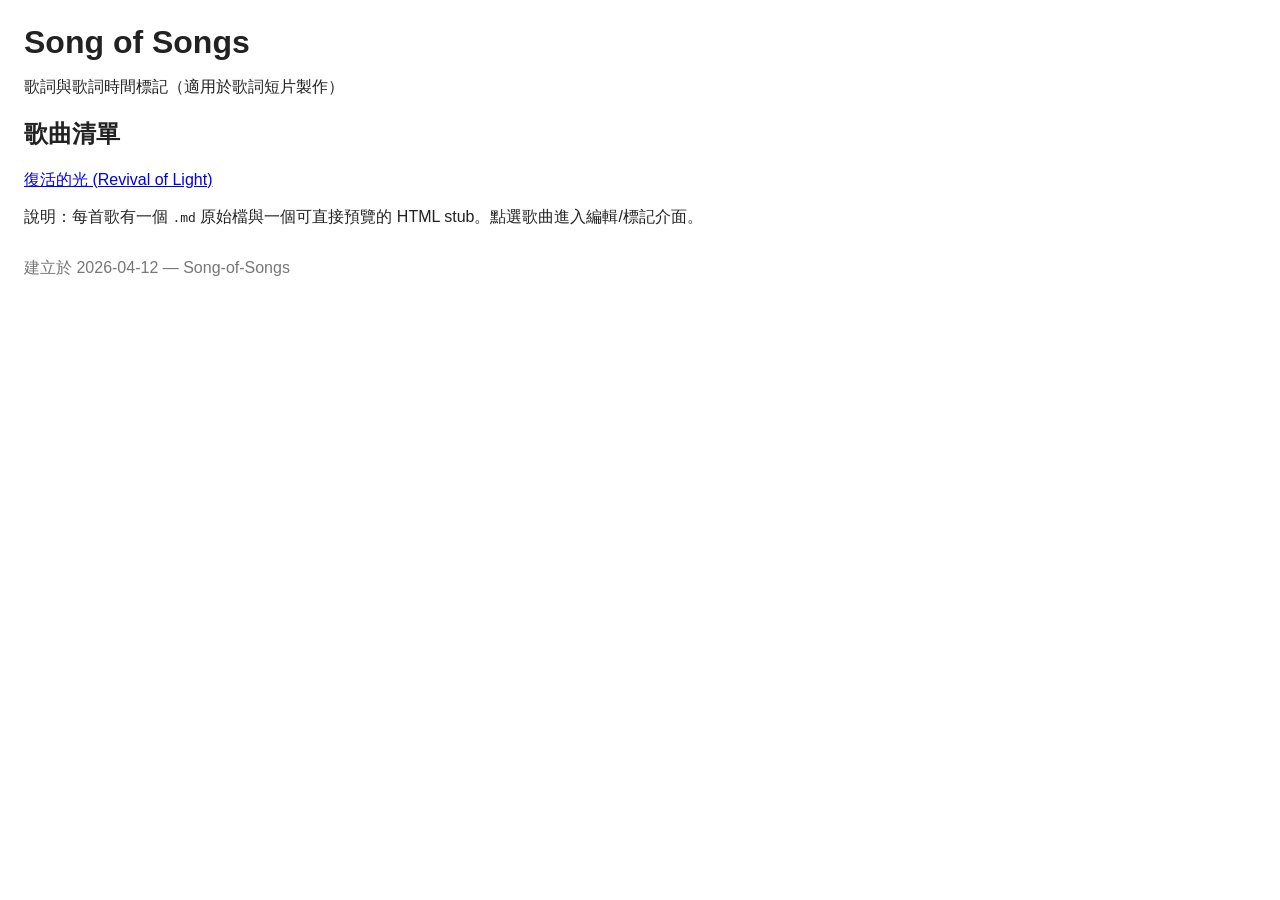
<file: index.html>
<!doctype html>
<html lang="zh-Hant">
<head>
  <meta charset="utf-8" />
  <meta name="viewport" content="width=device-width,initial-scale=1" />
  <title>Song of Songs — 歌曲索引</title>
  <link rel="stylesheet" href="assets/css/style.css">
</head>
<body>
  <header>
    <h1>Song of Songs</h1>
    <p>歌詞與歌詞時間標記（適用於歌詞短片製作）</p>
  </header>
  <main>
    <section class="songs-list">
      <h2>歌曲清單</h2>
      <ul>
        <li><a href="songs/revival-of-light.html">復活的光 (Revival of Light)</a></li>
      </ul>
    </section>
    <section class="add-note">
      <p>說明：每首歌有一個 <code>.md</code> 原始檔與一個可直接預覽的 HTML stub。點選歌曲進入編輯/標記介面。</p>
    </section>
  </main>
  <footer>
    <p>建立於 2026-04-12 — Song-of-Songs</p>
  </footer>
</body>
</html>
</file>
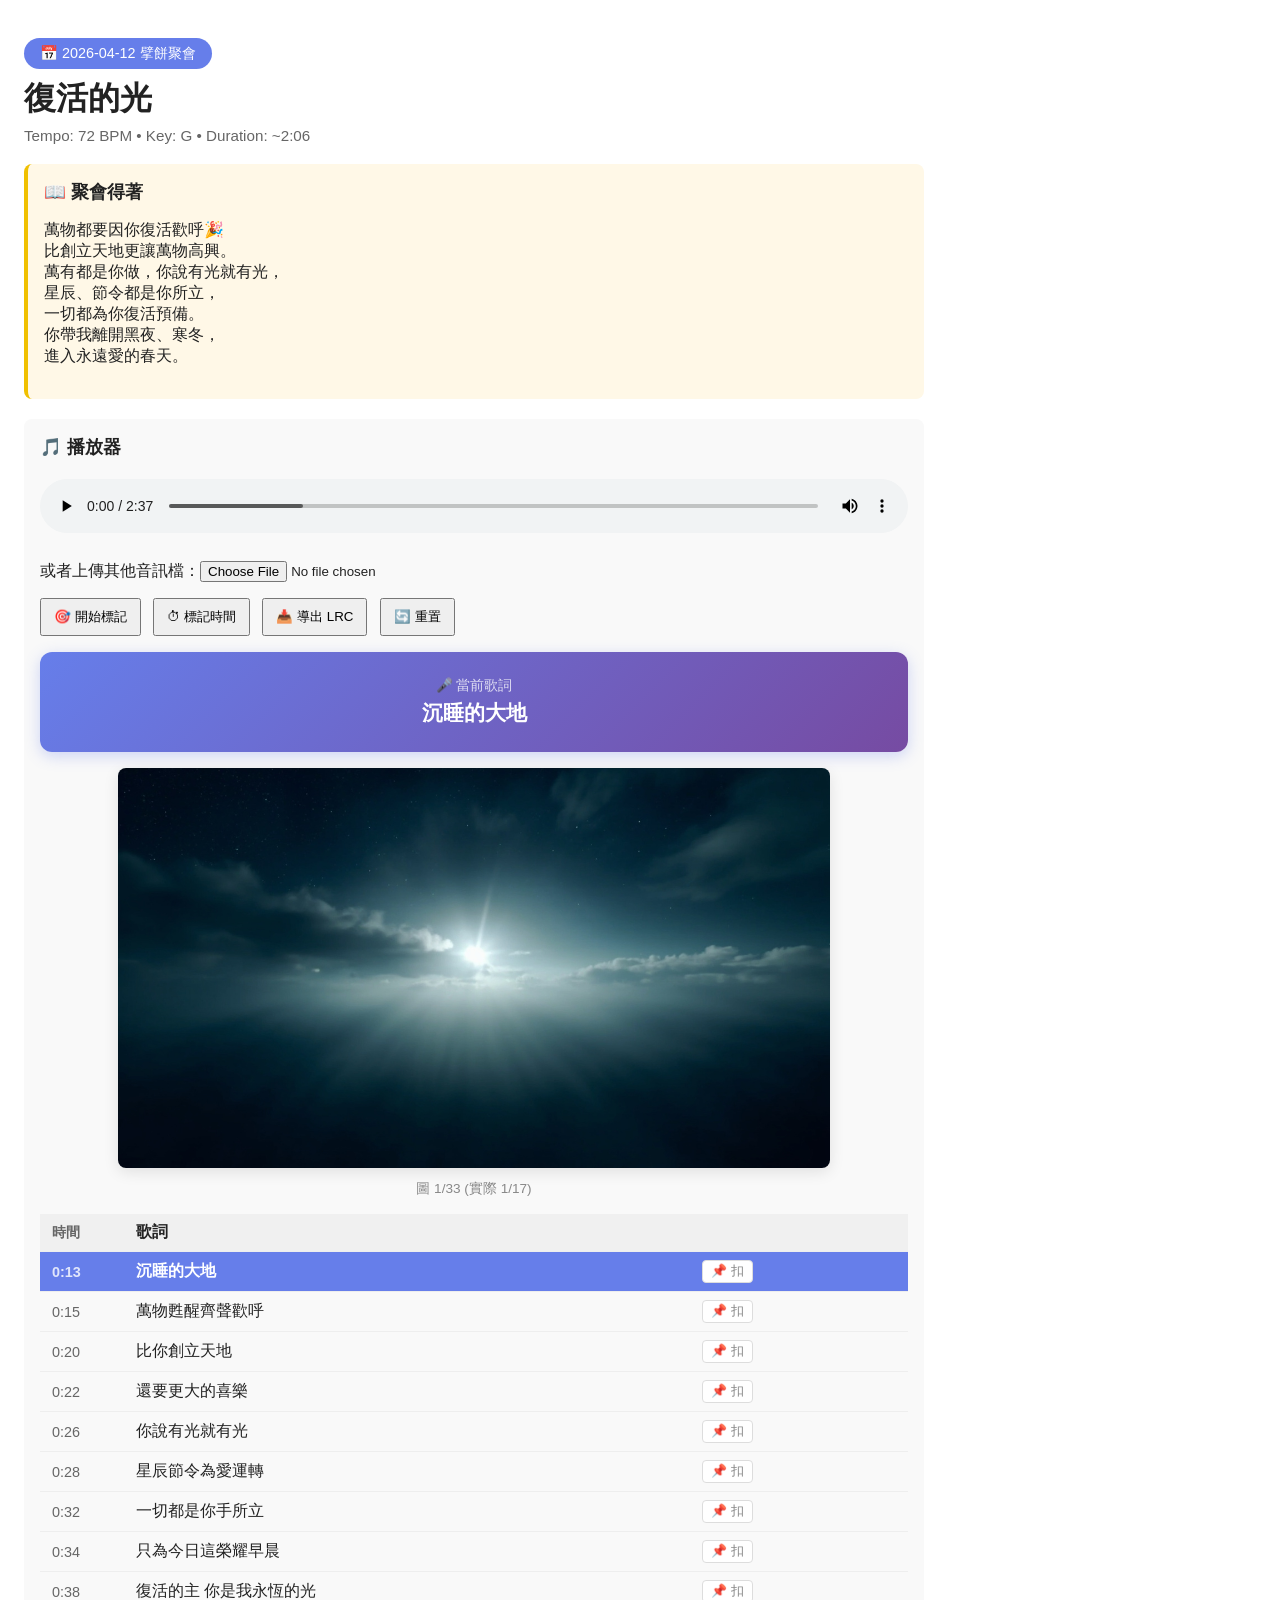
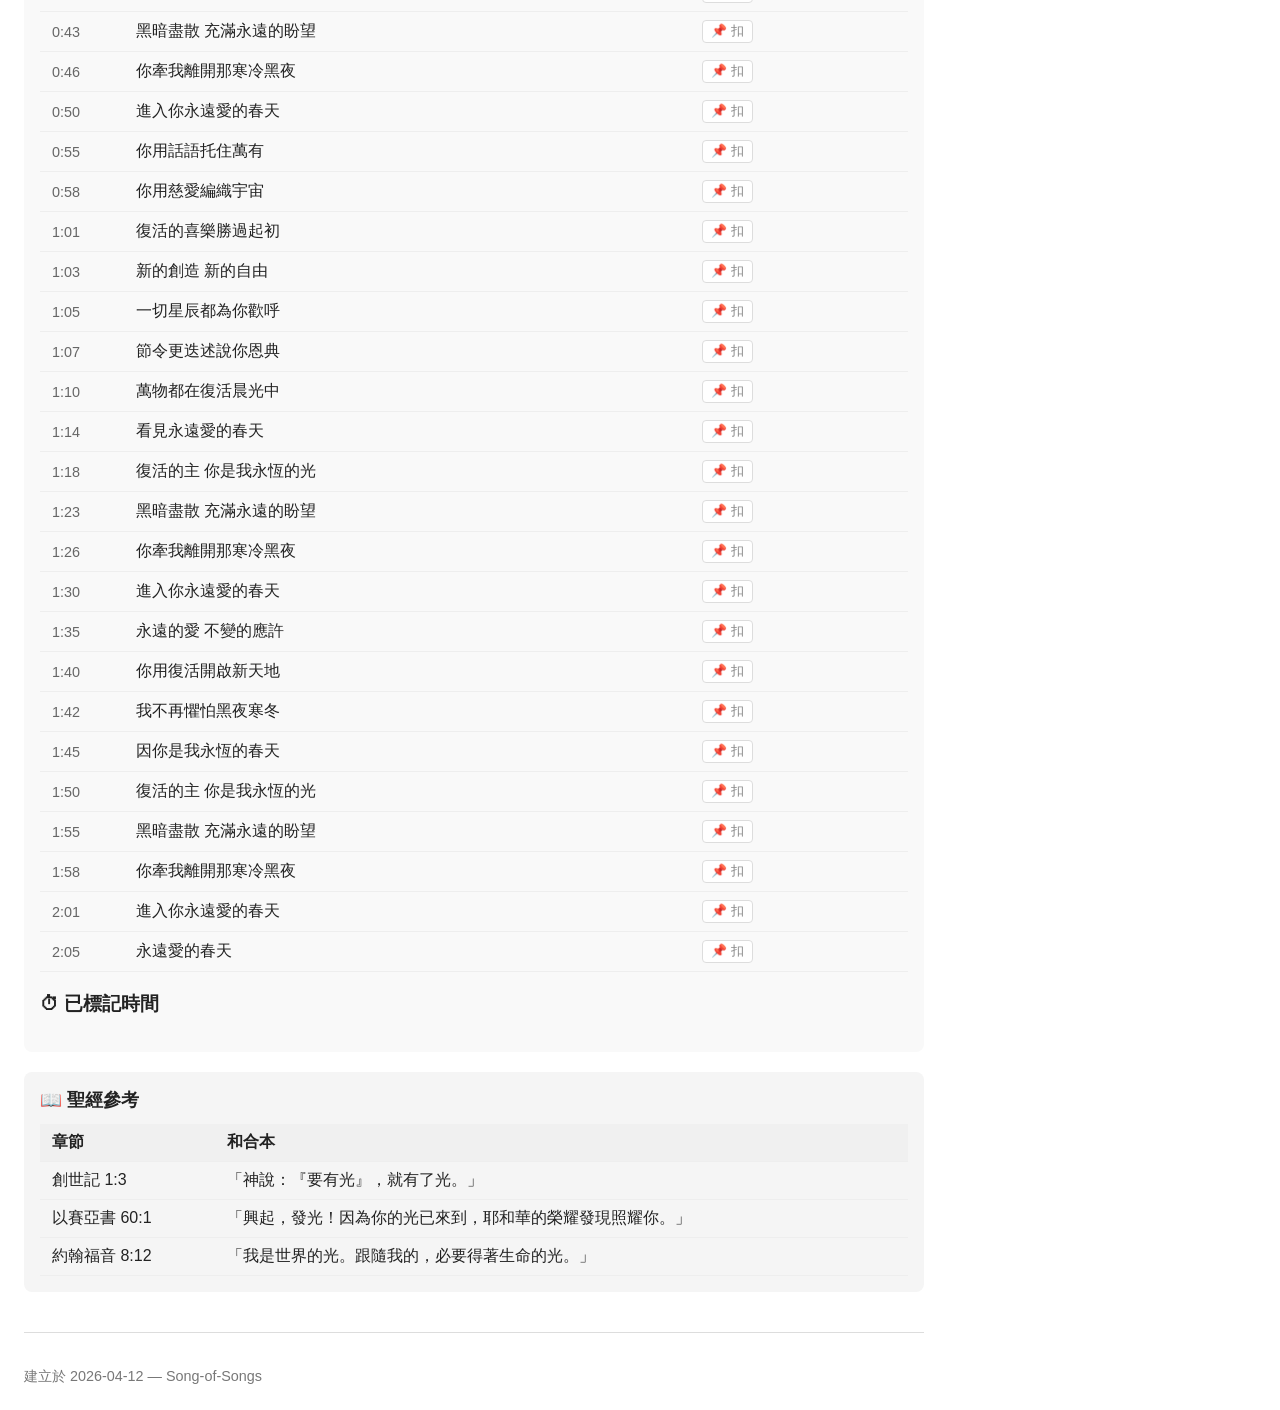
<file: songs/revival-of-light.html>
<!doctype html>
<html lang="zh-Hant">
<head>
  <meta charset="utf-8" />
  <meta name="viewport" content="width=device-width,initial-scale=1" />
  <title>復活的光 — Song of Songs</title>
  <link rel="stylesheet" href="../assets/css/style.css">
  <style>
    body { font-family: 'Noto Sans TC', 'PingFang TC', sans-serif; margin: 24px; color: #222; background: #fff; max-width: 900px; }
    header h1 { margin: 0 0 6px 0; }
    .meta { color: #666; font-size: 0.95rem; margin: 4px 0; }
    .section { margin: 20px 0; padding: 16px; background: #f9f9f9; border-radius: 8px; }
    .section h2 { margin: 0 0 12px 0; font-size: 1.1rem; }
    .meeting-date { background: #667eea; color: white; display: inline-block; padding: 6px 16px; border-radius: 20px; font-size: 0.9rem; margin-bottom: 8px; }
    .meeting-notes { background: #fff8e7; border-left: 4px solid #f0c000; }
    .bible-refs { background: #f5f5f5; }
    table { width: 100%; border-collapse: collapse; margin-top: 8px; }
    th, td { text-align: left; padding: 8px 12px; border-bottom: 1px solid #eee; }
    th { background: #f0f0f0; }
    .time { width: 60px; color: #666; font-size: 0.9rem; }
    .lyrics-text { white-space: pre-wrap; font-size: 1.05rem; line-height: 1.8; }

    /* 播放器 */
    #player { margin: 12px 0; }
    audio { width: 100%; margin: 8px 0; }
    .controls { margin-top: 8px; }
    .controls button { margin-right: 8px; padding: 8px 12px; cursor: pointer; }

    /* 實時歌詞顯示 */
    #currentLyricDisplay {
      background: linear-gradient(135deg, #667eea 0%, #764ba2 100%);
      color: white;
      padding: 20px;
      border-radius: 12px;
      text-align: center;
      font-size: 1.3rem;
      margin: 16px 0;
      min-height: 60px;
      display: flex;
      align-items: center;
      justify-content: center;
      box-shadow: 0 4px 15px rgba(102, 126, 234, 0.3);
    }
    #currentLyricDisplay .section-label {
      font-size: 0.85rem;
      opacity: 0.8;
      margin-bottom: 4px;
    }
    #currentLyricDisplay .lyric-text {
      font-weight: bold;
    }

    /* 歌詞表格加強 */
    #lyricsTable { width: 100%; }
    #lyricsTable tr { transition: background 0.2s; }
    #lyricsTable tr:hover { background: #f0f0f0; }
    #lyricsTable tr.current { background: #667eea !important; color: white; font-weight: bold; }
    #lyricsTable tr.current .time { color: rgba(255,255,255,0.8); }
    #lyricsTable tr.section-row { background: #f5f5f5; font-weight: bold; color: #555; }
    #lyricsTable tr.section-row td { border-top: 2px solid #ddd; }

    /* MV 圖片展示 */
    #mvContainer {
      margin: 16px 0;
      text-align: center;
    }
    #mvImage {
      max-width: 100%;
      max-height: 400px;
      border-radius: 8px;
      box-shadow: 0 4px 15px rgba(0,0,0,0.1);
    }
    #mvImageNum {
      font-size: 0.85rem;
      color: #888;
      margin-top: 8px;
    }

    /* 扣針按鈕 */
    .pin-btn {
      background: #fff;
      border: 1px solid #ddd;
      border-radius: 4px;
      padding: 2px 8px;
      font-size: 0.8rem;
      cursor: pointer;
      color: #888;
      transition: all 0.2s;
      margin-left: 8px;
    }
    .pin-btn:hover { background: #667eea; color: white; border-color: #667eea; }
    .pin-btn.pinned { background: #667eea; color: white; border-color: #667eea; }

    footer { margin-top: 40px; padding-top: 20px; border-top: 1px solid #ddd; color: #777; font-size: 0.9rem; }
  </style>
</head>
<body>
  <header>
    <p class="meeting-date">📅 2026-04-12 擘餅聚會</p>
    <h1>復活的光</h1>
    <p class="meta">Tempo: 72 BPM • Key: G • Duration: ~2:06</p>
  </header>

  <!-- 聚會得著（置頂） -->
  <section class="section meeting-notes">
    <h2>📖 聚會得著</h2>
    <p>萬物都要因你復活歡呼🎉<br>
比創立天地更讓萬物高興。<br>
萬有都是你做，你說有光就有光，<br>
星辰、節令都是你所立，<br>
一切都為你復活預備。<br>
你帶我離開黑夜、寒冬，<br>
進入永遠愛的春天。</p>
  </section>

  <!-- 播放器 + 實時歌詞顯示 -->
  <section class="section">
    <h2>🎵 播放器</h2>

    <!-- 音頻播放器 -->
    <div id="player">
      <audio id="audio" controls>
        <source src="../assets/audio/revival-of-light.mp3" type="audio/mpeg">
        <source src="../assets/audio/revival-of-light.mp3" type="audio/mp3">
        你的瀏覽器不支援音訊播放。
      </audio>
      <p>或者上傳其他音訊檔：<input type="file" id="audioFile" accept="audio/*"></p>
      <div class="controls">
        <button id="startMark">🎯 開始標記</button>
        <button id="mark">⏱ 標記時間</button>
        <button id="exportLRC">📥 導出 LRC</button>
        <button id="resetMarks">🔄 重置</button>
      </div>
    </div>

    <!-- 實時歌詞顯示 -->
    <div id="currentLyricDisplay">
      <div>
        <div class="section-label">🎤 當前歌詞</div>
        <div class="lyric-text" id="currentLyricText">按下播放開始...</div>
      </div>
    </div>

    <!-- MV 圖片展示 -->
    <div id="mvContainer">
      <img id="mvImage" src="data:image/svg+xml,<svg xmlns='http://www.w3.org/2000/svg' viewBox='0 0 16 9'><rect fill='%23333' width='16' height='9'/><text x='8' y='5' text-anchor='middle' fill='%23666' font-size='1'>🎵</text></svg>" alt="MV Image">
      <div id="mvImageNum">圖 1/16</div>
    </div>

    <!-- 歌詞表格（可編輯時間） -->
    <table>
      <thead>
        <tr><th class="time">時間</th><th>歌詞</th><th></th></tr>
      </thead>
      <tbody id="lyricsTable">
        <tr data-time="13.51"><td class="time">0:13</td><td>沉睡的大地</td><td><button class="pin-btn">📌 扣</button></td></tr>
        <tr data-time="15.99"><td class="time">0:15</td><td>萬物甦醒齊聲歡呼</td><td><button class="pin-btn">📌 扣</button></td></tr>
        <tr data-time="20.18"><td class="time">0:20</td><td>比你創立天地</td><td><button class="pin-btn">📌 扣</button></td></tr>
        <tr data-time="22.44"><td class="time">0:22</td><td>還要更大的喜樂</td><td><button class="pin-btn">📌 扣</button></td></tr>
        <tr data-time="26.28"><td class="time">0:26</td><td>你說有光就有光</td><td><button class="pin-btn">📌 扣</button></td></tr>
        <tr data-time="28.41"><td class="time">0:28</td><td>星辰節令為愛運轉</td><td><button class="pin-btn">📌 扣</button></td></tr>
        <tr data-time="32.05"><td class="time">0:32</td><td>一切都是你手所立</td><td><button class="pin-btn">📌 扣</button></td></tr>
        <tr data-time="34.48"><td class="time">0:34</td><td>只為今日這榮耀早晨</td><td><button class="pin-btn">📌 扣</button></td></tr>
        <tr data-time="38.86"><td class="time">0:38</td><td>復活的主 你是我永恆的光</td><td><button class="pin-btn">📌 扣</button></td></tr>
        <tr data-time="43.74"><td class="time">0:43</td><td>黑暗盡散 充滿永遠的盼望</td><td><button class="pin-btn">📌 扣</button></td></tr>
        <tr data-time="46.99"><td class="time">0:46</td><td>你牽我離開那寒冷黑夜</td><td><button class="pin-btn">📌 扣</button></td></tr>
        <tr data-time="50.29"><td class="time">0:50</td><td>進入你永遠愛的春天</td><td><button class="pin-btn">📌 扣</button></td></tr>
        <tr data-time="55.68"><td class="time">0:55</td><td>你用話語托住萬有</td><td><button class="pin-btn">📌 扣</button></td></tr>
        <tr data-time="58.52"><td class="time">0:58</td><td>你用慈愛編織宇宙</td><td><button class="pin-btn">📌 扣</button></td></tr>
        <tr data-time="61.34"><td class="time">1:01</td><td>復活的喜樂勝過起初</td><td><button class="pin-btn">📌 扣</button></td></tr>
        <tr data-time="63.94"><td class="time">1:03</td><td>新的創造 新的自由</td><td><button class="pin-btn">📌 扣</button></td></tr>
        <tr data-time="65.72"><td class="time">1:05</td><td>一切星辰都為你歡呼</td><td><button class="pin-btn">📌 扣</button></td></tr>
        <tr data-time="67.93"><td class="time">1:07</td><td>節令更迭述說你恩典</td><td><button class="pin-btn">📌 扣</button></td></tr>
        <tr data-time="70.95"><td class="time">1:10</td><td>萬物都在復活晨光中</td><td><button class="pin-btn">📌 扣</button></td></tr>
        <tr data-time="74.48"><td class="time">1:14</td><td>看見永遠愛的春天</td><td><button class="pin-btn">📌 扣</button></td></tr>
        <tr data-time="78.91"><td class="time">1:18</td><td>復活的主 你是我永恆的光</td><td><button class="pin-btn">📌 扣</button></td></tr>
        <tr data-time="83.69"><td class="time">1:23</td><td>黑暗盡散 充滿永遠的盼望</td><td><button class="pin-btn">📌 扣</button></td></tr>
        <tr data-time="86.97"><td class="time">1:26</td><td>你牽我離開那寒冷黑夜</td><td><button class="pin-btn">📌 扣</button></td></tr>
        <tr data-time="90.28"><td class="time">1:30</td><td>進入你永遠愛的春天</td><td><button class="pin-btn">📌 扣</button></td></tr>
        <tr data-time="95.72"><td class="time">1:35</td><td>永遠的愛 不變的應許</td><td><button class="pin-btn">📌 扣</button></td></tr>
        <tr data-time="100.17"><td class="time">1:40</td><td>你用復活開啟新天地</td><td><button class="pin-btn">📌 扣</button></td></tr>
        <tr data-time="102.30"><td class="time">1:42</td><td>我不再懼怕黑夜寒冬</td><td><button class="pin-btn">📌 扣</button></td></tr>
        <tr data-time="105.79"><td class="time">1:45</td><td>因你是我永恆的春天</td><td><button class="pin-btn">📌 扣</button></td></tr>
        <tr data-time="110.69"><td class="time">1:50</td><td>復活的主 你是我永恆的光</td><td><button class="pin-btn">📌 扣</button></td></tr>
        <tr data-time="115.34"><td class="time">1:55</td><td>黑暗盡散 充滿永遠的盼望</td><td><button class="pin-btn">📌 扣</button></td></tr>
        <tr data-time="118.67"><td class="time">1:58</td><td>你牽我離開那寒冷黑夜</td><td><button class="pin-btn">📌 扣</button></td></tr>
        <tr data-time="121.95"><td class="time">2:01</td><td>進入你永遠愛的春天</td><td><button class="pin-btn">📌 扣</button></td></tr>
        <tr data-time="125.67"><td class="time">2:05</td><td>永遠愛的春天</td><td><button class="pin-btn">📌 扣</button></td></tr>
      </tbody>
    </table>

    <!-- 標記列表 -->
    <div style="margin-top: 16px;">
      <h3>⏱ 已標記時間</h3>
      <ul id="marksList" style="list-style: none; padding: 0;"></ul>
    </div>
  </section>

  <!-- 聖經參考（最底部，按章節排序） -->
  <section class="section bible-refs">
    <h2>📖 聖經參考</h2>
    <table>
      <thead>
        <tr><th>章節</th><th>和合本</th></tr>
      </thead>
      <tbody>
        <tr>
          <td>創世記 1:3</td>
          <td>「神說：『要有光』，就有了光。」</td>
        </tr>
        <tr>
          <td>以賽亞書 60:1</td>
          <td>「興起，發光！因為你的光已來到，耶和華的榮耀發現照耀你。」</td>
        </tr>
        <tr>
          <td>約翰福音 8:12</td>
          <td>「我是世界的光。跟隨我的，必要得著生命的光。」</td>
        </tr>
      </tbody>
    </table>
  </section>

  <footer>
    <p>建立於 2026-04-12 — Song-of-Songs</p>
  </footer>

  <script src="../assets/js/lyrics-timeline.js"></script>
</body>
</html>
</file>
<file: assets/css/style.css>
/* basic styles for Song-of-Songs */
body{font-family: 'Noto Sans TC', 'PingFang TC', sans-serif;margin:24px;color:#222;background:#fff}
header h1{margin:0 0 6px 0}
.meta{color:#666;font-size:0.95rem}
.songs-list ul{list-style:none;padding-left:0}
.songs-list li{margin:6px 0}
pre{white-space:pre-wrap;font-size:1.05rem;line-height:1.6;background:#fbfbfb;padding:12px;border-radius:6px;border:1px solid #eee}
#player{margin:12px 0}
.controls button{margin-right:8px;padding:8px 10px}
#marks{margin-top:16px}
#marksList li{margin-bottom:6px}
footer{margin-top:30px;color:#777}
</file>
